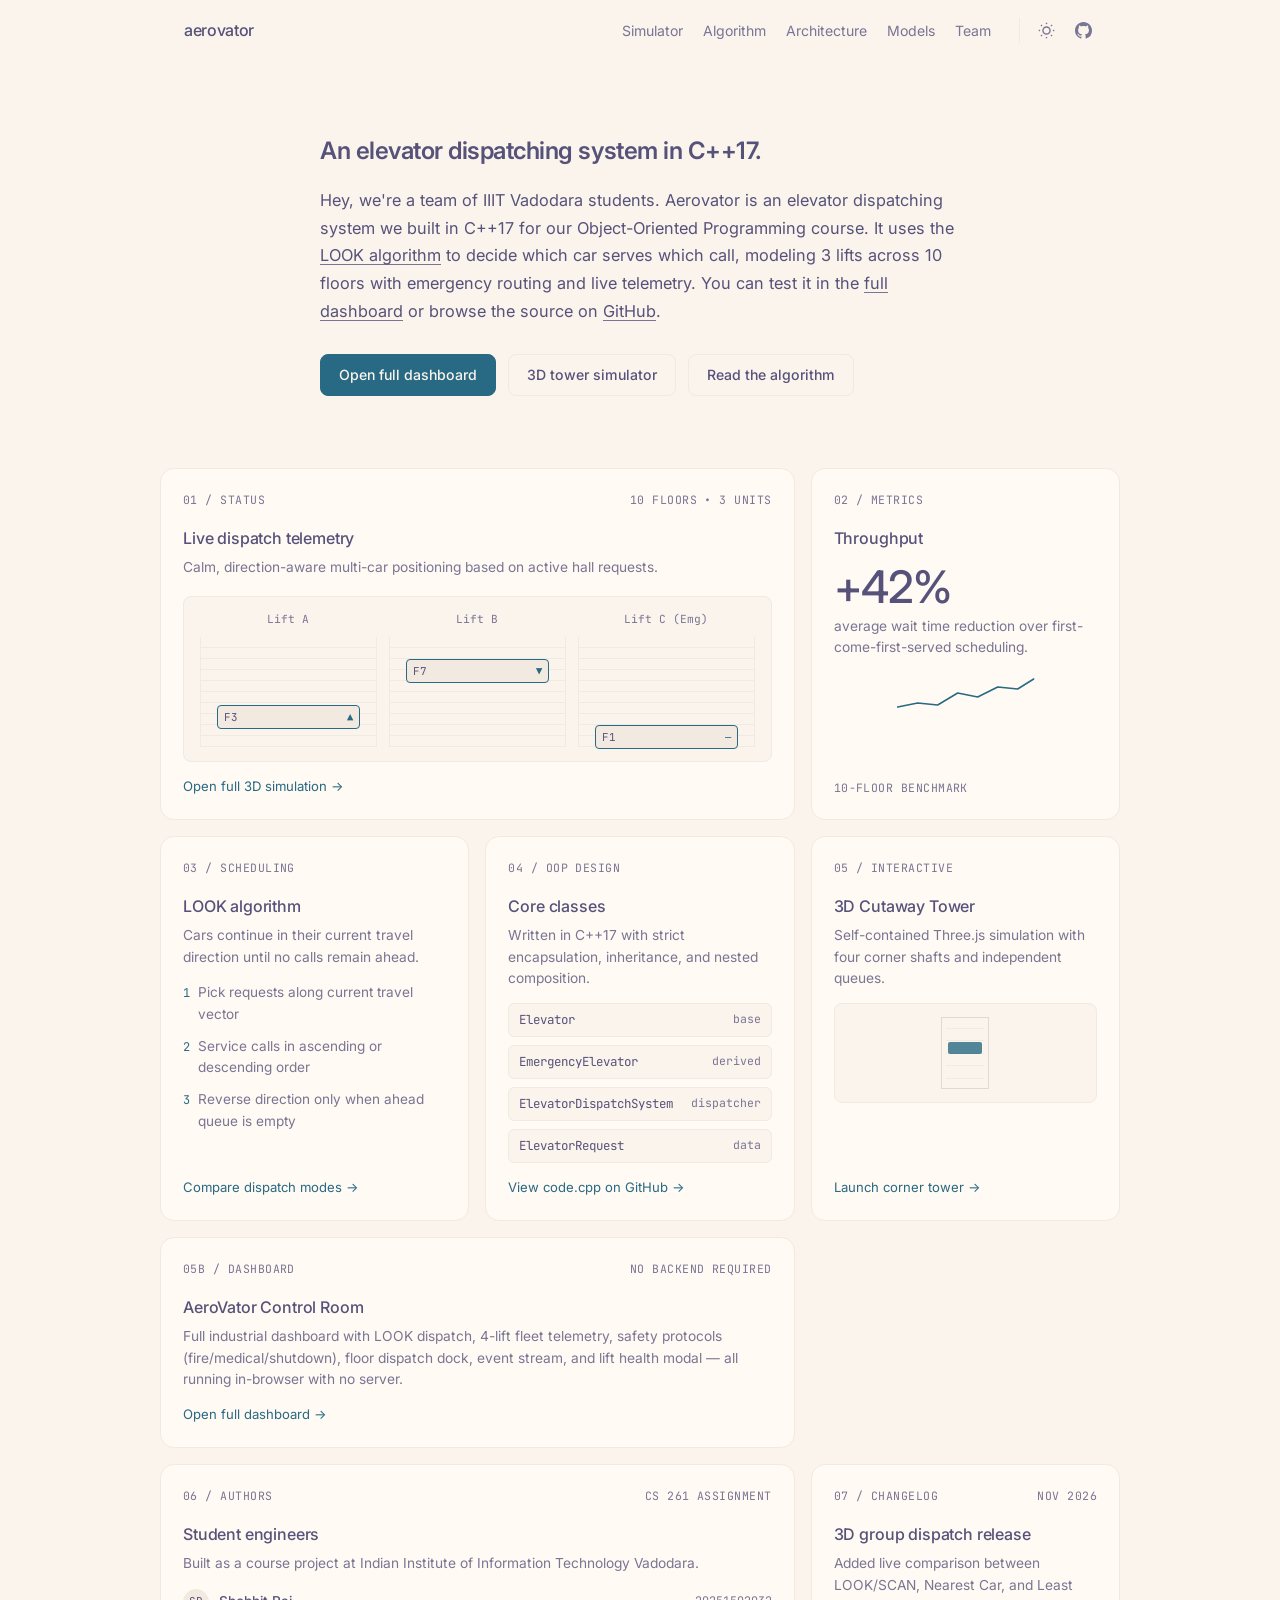
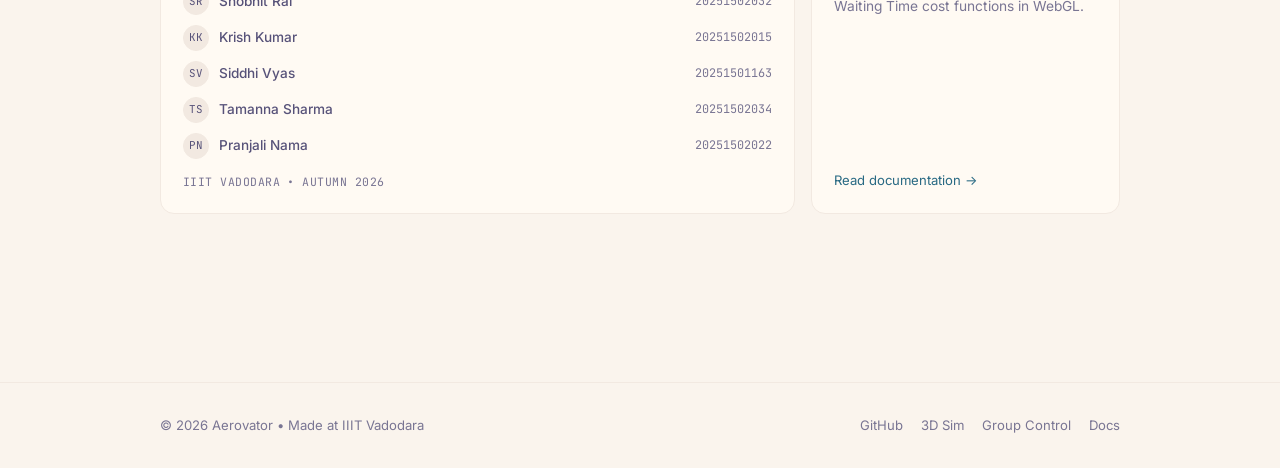
<file: index.html>
<!DOCTYPE html>
<html lang="en" data-theme="dark">
<head>
  <meta charset="UTF-8" />
  <meta name="viewport" content="width=device-width, initial-scale=1.0" />
  <title>aerovator — elevator dispatching in c++17</title>
  <meta name="description" content="An elevator dispatching system built in C++17 using the LOOK scheduling algorithm and object-oriented design." />

  <!-- Fonts: Inter & JetBrains Mono -->
  <link rel="preconnect" href="https://fonts.googleapis.com">
  <link rel="preconnect" href="https://fonts.gstatic.com" crossorigin>
  <link href="https://fonts.googleapis.com/css2?family=Inter:wght@400;500;600&family=JetBrains+Mono:wght@400;500&display=swap" rel="stylesheet">

  <style>
    /* ==========================================================================
       1. VARIABLES & PALETTES (Rosé Pine inspired)
       ========================================================================== */
    :root, [data-theme="dark"] {
      --bg: #191724;
      --surface: #1f1d2e;
      --surface-elevated: #26233a;
      --border: #26233a;
      --border-hover: #3b3756;
      --text: #e0def4;
      --muted: #908caa;
      --faint: #6e6a86;
      --accent: #9ccfd8;
      --accent-contrast: #191724;
      --card-radius: 14px;
      --font-sans: 'Inter', -apple-system, BlinkMacSystemFont, 'Segoe UI', Roboto, sans-serif;
      --font-mono: 'JetBrains Mono', ui-monospace, SFMono-Regular, monospace;
    }

    [data-theme="light"] {
      --bg: #faf4ed;
      --surface: #fffaf3;
      --surface-elevated: #f2e9e1;
      --border: #f2e9e1;
      --border-hover: #dfdad3;
      --text: #575279;
      --muted: #797593;
      --faint: #9893a5;
      --accent: #286983;
      --accent-contrast: #faf4ed;
    }

    /* ==========================================================================
       2. BASE & RESET
       ========================================================================== */
    *, *::before, *::after {
      box-sizing: border-box;
      margin: 0;
      padding: 0;
    }

    html {
      scroll-behavior: smooth;
      font-size: 16px;
      -webkit-font-smoothing: antialiased;
      -moz-osx-font-smoothing: grayscale;
    }

    body {
      background-color: var(--bg);
      color: var(--text);
      font-family: var(--font-sans);
      line-height: 1.6;
      min-height: 100vh;
      display: flex;
      flex-direction: column;
      transition: background-color 200ms ease, color 200ms ease;
    }

    a {
      color: inherit;
      text-decoration-thickness: 1px;
      text-underline-offset: 3px;
      transition: color 150ms ease, border-color 150ms ease;
    }

    a:focus-visible, button:focus-visible {
      outline: 2px solid var(--accent);
      outline-offset: 2px;
      border-radius: 4px;
    }

    p {
      color: var(--text);
    }

    /* ==========================================================================
       3. TOP NAVIGATION
       ========================================================================== */
    .nav {
      position: sticky;
      top: 0;
      z-index: 50;
      background-color: var(--bg);
      border-bottom: 1px solid transparent;
      transition: border-color 200ms ease, background-color 200ms ease;
    }

    .nav.scrolled {
      border-bottom-color: var(--border);
    }

    .nav-inner {
      max-width: 960px;
      margin: 0 auto;
      padding: 18px 24px;
      display: flex;
      align-items: center;
      justify-content: space-between;
    }

    .wordmark {
      font-size: 1rem;
      font-weight: 500;
      letter-spacing: -0.02em;
      text-decoration: none;
      color: var(--text);
    }

    .nav-right {
      display: flex;
      align-items: center;
      gap: 22px;
    }

    .nav-links {
      display: flex;
      align-items: center;
      gap: 20px;
      list-style: none;
    }

    .nav-links a {
      color: var(--muted);
      text-decoration: none;
      font-size: 0.88rem;
    }

    .nav-links a:hover {
      color: var(--text);
    }

    .nav-tools {
      display: flex;
      align-items: center;
      gap: 12px;
      margin-left: 6px;
      padding-left: 14px;
      border-left: 1px solid var(--border);
    }

    .icon-btn {
      background: none;
      border: none;
      color: var(--muted);
      cursor: pointer;
      display: inline-flex;
      align-items: center;
      justify-content: center;
      padding: 4px;
      border-radius: 6px;
      transition: color 150ms ease;
    }

    .icon-btn:hover {
      color: var(--text);
    }

    .icon-btn svg {
      width: 17px;
      height: 17px;
      display: block;
    }

    /* ==========================================================================
       4. HERO / INTRO COLUMN
       ========================================================================== */
    .main {
      flex: 1;
      padding: 72px 24px 96px;
    }

    .intro {
      max-width: 640px;
      margin: 0 auto 72px;
    }

    .intro-title {
      font-size: 1.5rem;
      font-weight: 600;
      letter-spacing: -0.02em;
      line-height: 1.35;
      margin-bottom: 20px;
      color: var(--text);
    }

    .intro-text {
      font-size: 1.02rem;
      color: var(--text);
      line-height: 1.7;
      margin-bottom: 28px;
    }

    .intro-text a {
      color: var(--text);
      text-decoration: underline;
      text-decoration-color: var(--muted);
    }

    .intro-text a:hover {
      text-decoration-color: var(--accent);
      color: var(--accent);
    }

    .intro-actions {
      display: flex;
      align-items: center;
      gap: 12px;
      flex-wrap: wrap;
    }

    .btn {
      font-family: var(--font-sans);
      font-size: 0.88rem;
      font-weight: 500;
      padding: 9px 18px;
      border-radius: 8px;
      text-decoration: none;
      display: inline-flex;
      align-items: center;
      justify-content: center;
      cursor: pointer;
      transition: background-color 150ms ease, border-color 150ms ease, color 150ms ease;
    }

    .btn-solid {
      background-color: var(--accent);
      color: var(--accent-contrast);
      border: 1px solid var(--accent);
    }

    .btn-solid:hover {
      opacity: 0.92;
    }

    .btn-outline {
      background-color: transparent;
      color: var(--text);
      border: 1px solid var(--border);
    }

    .btn-outline:hover {
      border-color: var(--border-hover);
      background-color: var(--surface);
    }

    /* ==========================================================================
       5. BENTO GRID
       ========================================================================== */
    .bento-section {
      max-width: 960px;
      margin: 0 auto;
    }

    .bento-grid {
      display: grid;
      grid-template-columns: repeat(3, 1fr);
      gap: 16px;
    }

    .card {
      background-color: var(--surface);
      border: 1px solid var(--border);
      border-radius: var(--card-radius);
      padding: 22px;
      display: flex;
      flex-direction: column;
      justify-content: space-between;
      transition: border-color 200ms ease, transform 300ms ease-out, opacity 300ms ease-out;
      opacity: 0;
      transform: translateY(10px);
    }

    .card.revealed {
      opacity: 1;
      transform: translateY(0);
    }

    .card:hover {
      border-color: var(--border-hover);
    }

    .card-col-2 {
      grid-column: span 2;
    }

    .card-top {
      display: flex;
      align-items: center;
      justify-content: space-between;
      margin-bottom: 16px;
    }

    .card-label {
      font-family: var(--font-mono);
      font-size: 0.72rem;
      color: var(--muted);
      letter-spacing: 0.04em;
      text-transform: uppercase;
    }

    .card-title {
      font-size: 1rem;
      font-weight: 500;
      color: var(--text);
      margin-bottom: 6px;
      letter-spacing: -0.01em;
    }

    .card-desc {
      font-size: 0.86rem;
      color: var(--muted);
      line-height: 1.55;
    }

    /* Card: Animated Live Lifts */
    .shaft-diagram {
      margin-top: 18px;
      background-color: var(--bg);
      border: 1px solid var(--border);
      border-radius: 8px;
      padding: 14px 16px;
      display: grid;
      grid-template-columns: repeat(3, 1fr);
      gap: 12px;
    }

    .shaft-col {
      display: flex;
      flex-direction: column;
      align-items: center;
    }

    .shaft-header {
      font-family: var(--font-mono);
      font-size: 0.7rem;
      color: var(--muted);
      margin-bottom: 8px;
    }

    .shaft-track {
      width: 100%;
      height: 110px;
      background: repeating-linear-gradient(
        to bottom,
        transparent,
        transparent 10px,
        var(--border) 10px,
        var(--border) 11px
      );
      border-left: 1px solid var(--border);
      border-right: 1px solid var(--border);
      position: relative;
      display: flex;
      justify-content: center;
    }

    .shaft-car {
      position: absolute;
      width: 82%;
      height: 24px;
      background-color: var(--surface-elevated);
      border: 1px solid var(--accent);
      border-radius: 4px;
      display: flex;
      align-items: center;
      justify-content: space-between;
      padding: 0 6px;
      font-family: var(--font-mono);
      font-size: 0.68rem;
      color: var(--text);
      transition: top 800ms cubic-bezier(0.4, 0, 0.2, 1);
    }

    .shaft-dir {
      color: var(--accent);
      font-size: 0.65rem;
    }

    /* Card: LOOK Algorithm Steps */
    .steps-list {
      list-style: none;
      margin-top: 14px;
      display: flex;
      flex-direction: column;
      gap: 10px;
    }

    .steps-list li {
      font-size: 0.85rem;
      color: var(--muted);
      display: flex;
      gap: 8px;
      align-items: baseline;
    }

    .step-num {
      font-family: var(--font-mono);
      font-size: 0.75rem;
      color: var(--accent);
    }

    /* Card: Throughput Big Stat */
    .stat-number {
      font-size: 2.8rem;
      font-weight: 500;
      letter-spacing: -0.03em;
      color: var(--text);
      line-height: 1;
      margin: 14px 0 6px;
    }

    .sparkline-svg {
      width: 100%;
      height: 38px;
      margin-top: 16px;
      overflow: visible;
    }

    .sparkline-path {
      fill: none;
      stroke: var(--accent);
      stroke-width: 1.5;
      stroke-linecap: round;
      stroke-linejoin: round;
    }

    /* Card: Architecture Class List */
    .class-list {
      display: flex;
      flex-direction: column;
      gap: 8px;
      margin-top: 14px;
      list-style: none;
    }

    .class-item {
      font-family: var(--font-mono);
      font-size: 0.78rem;
      padding: 6px 10px;
      border-radius: 6px;
      background-color: var(--bg);
      border: 1px solid var(--border);
      color: var(--text);
      display: flex;
      justify-content: space-between;
    }

    .class-item .class-kind {
      color: var(--muted);
      font-size: 0.72rem;
    }

    /* Card: Team Members */
    .team-list {
      list-style: none;
      display: flex;
      flex-direction: column;
      gap: 10px;
      margin-top: 14px;
    }

    .team-member {
      display: flex;
      align-items: center;
      gap: 10px;
      font-size: 0.85rem;
    }

    .avatar-initials {
      width: 26px;
      height: 26px;
      border-radius: 50%;
      background-color: var(--surface-elevated);
      border: 1px solid var(--border);
      font-family: var(--font-mono);
      font-size: 0.68rem;
      color: var(--text);
      display: flex;
      align-items: center;
      justify-content: center;
      flex-shrink: 0;
    }

    .team-name {
      color: var(--text);
      font-weight: 500;
    }

    .team-id {
      font-family: var(--font-mono);
      font-size: 0.74rem;
      color: var(--muted);
      margin-left: auto;
    }

    /* Card: 3D Preview */
    .sim-preview-box {
      margin-top: 14px;
      height: 100px;
      background-color: var(--bg);
      border: 1px solid var(--border);
      border-radius: 8px;
      display: flex;
      align-items: center;
      justify-content: center;
      position: relative;
      overflow: hidden;
    }

    .sim-preview-wireframe {
      width: 48px;
      height: 72px;
      border: 1px solid var(--border-hover);
      position: relative;
      display: flex;
      flex-direction: column;
      justify-content: space-around;
      padding: 4px;
    }

    .sim-preview-wireframe span {
      display: block;
      height: 1px;
      background-color: var(--border);
      width: 100%;
    }

    .sim-preview-car {
      position: absolute;
      left: 6px;
      right: 6px;
      top: 24px;
      height: 12px;
      background-color: var(--accent);
      opacity: 0.8;
      border-radius: 2px;
      animation: previewFloat 3s ease-in-out infinite alternate;
    }

    @keyframes previewFloat {
      0% { top: 12px; }
      100% { top: 48px; }
    }

    .card-footer-link {
      font-size: 0.82rem;
      color: var(--accent);
      text-decoration: underline;
      text-underline-offset: 3px;
      text-decoration-color: transparent;
      margin-top: 14px;
      display: inline-flex;
      align-items: center;
      gap: 4px;
    }

    .card-footer-link:hover {
      text-decoration-color: var(--accent);
    }

    /* ==========================================================================
       6. FOOTER
       ========================================================================== */
    .footer {
      border-top: 1px solid var(--border);
      padding: 32px 24px;
      margin-top: 72px;
      background-color: var(--bg);
    }

    .footer-inner {
      max-width: 960px;
      margin: 0 auto;
      display: flex;
      align-items: center;
      justify-content: space-between;
      flex-wrap: wrap;
      gap: 16px;
      font-size: 0.82rem;
      color: var(--muted);
    }

    .footer-links {
      display: flex;
      gap: 18px;
      list-style: none;
    }

    .footer-links a {
      color: var(--muted);
      text-decoration: none;
    }

    .footer-links a:hover {
      color: var(--text);
    }

    /* ==========================================================================
       7. RESPONSIVE BREAKPOINTS & ACCESSIBILITY
       ========================================================================== */
    @media (max-width: 820px) {
      .bento-grid {
        grid-template-columns: 1fr 1fr;
      }
      .card-col-2 {
        grid-column: span 2;
      }
    }

    @media (max-width: 600px) {
      .main {
        padding: 44px 18px 64px;
      }
      .intro {
        margin-bottom: 48px;
      }
      .intro-title {
        font-size: 1.3rem;
      }
      .nav-links {
        display: none; /* keep clean on narrow mobile */
      }
      .bento-grid {
        grid-template-columns: 1fr;
      }
      .card-col-2 {
        grid-column: span 1;
      }
      .footer-inner {
        flex-direction: column;
        align-items: flex-start;
      }
    }

    @media (prefers-reduced-motion: reduce) {
      *, *::before, *::after {
        animation-duration: 0.01ms !important;
        animation-iteration-count: 1 !important;
        transition-duration: 0.01ms !important;
      }
      .card {
        opacity: 1 !important;
        transform: none !important;
      }
    }
  </style>
</head>
<body>

  <!-- ========================================================================
       TOP NAVIGATION
       ======================================================================== -->
  <header class="nav" id="navbar">
    <div class="nav-inner">
      <a href="#" class="wordmark">aerovator</a>
      <div class="nav-right">
        <ul class="nav-links">
          <li><a href="aerovator-app.html">Simulator</a></li>
          <li><a href="#algorithm">Algorithm</a></li>
          <li><a href="#architecture">Architecture</a></li>
          <li><a href="#models">Models</a></li>
          <li><a href="#team">Team</a></li>
        </ul>
        <div class="nav-tools">
          <button id="theme-toggle" class="icon-btn" aria-label="Toggle color theme" title="Toggle theme">
            <!-- Sun / Moon SVGs swapped via JS -->
            <svg id="theme-icon-moon" viewBox="0 0 24 24" fill="none" stroke="currentColor" stroke-width="2">
              <path d="M21 12.79A9 9 0 1 1 11.21 3 7 7 0 0 0 21 12.79z"></path>
            </svg>
            <svg id="theme-icon-sun" viewBox="0 0 24 24" fill="none" stroke="currentColor" stroke-width="2" style="display:none;">
              <circle cx="12" cy="12" r="5"></circle>
              <line x1="12" y1="1" x2="12" y2="3"></line>
              <line x1="12" y1="21" x2="12" y2="23"></line>
              <line x1="4.22" y1="4.22" x2="5.64" y2="5.64"></line>
              <line x1="18.36" y1="18.36" x2="19.78" y2="19.78"></line>
              <line x1="1" y1="12" x2="3" y2="12"></line>
              <line x1="21" y1="12" x2="23" y2="12"></line>
              <line x1="4.22" y1="19.78" x2="5.64" y2="18.36"></line>
              <line x1="18.36" y1="5.64" x2="19.78" y2="4.22"></line>
            </svg>
          </button>
          <a href="https://github.com/anuragbraveboy-sudo/Elevator-Dispatching-System" class="icon-btn" aria-label="GitHub Repository" target="_blank" rel="noopener">
            <svg viewBox="0 0 24 24" fill="currentColor">
              <path d="M12 0C5.37 0 0 5.37 0 12c0 5.31 3.435 9.795 8.205 11.385.6.105.825-.255.825-.57 0-.285-.015-1.23-.015-2.235-3.015.555-3.795-.735-4.035-1.41-.135-.345-.72-1.41-1.23-1.695-.42-.225-1.02-.78-.015-.795.945-.015 1.62.87 1.845 1.23 1.08 1.815 2.805 1.305 3.495.99.105-.78.42-1.305.765-1.605-2.67-.3-5.46-1.335-5.46-5.925 0-1.305.465-2.385 1.23-3.225-.12-.3-.54-1.53.12-3.18 0 0 1.005-.315 3.3 1.23.96-.27 1.98-.405 3-.405s2.04.135 3 .405c2.295-1.56 3.3-1.23 3.3-1.23.66 1.65.24 2.88.12 3.18.765.84 1.23 1.905 1.23 3.225 0 4.605-2.805 5.625-5.475 5.925.435.375.81 1.095.81 2.22 0 1.605-.015 2.895-.015 3.3 0 .315.225.69.825.57A12.02 12.02 0 0 0 24 12c0-6.63-5.37-12-12-12z"/>
            </svg>
          </a>
        </div>
      </div>
    </div>
  </header>

  <!-- ========================================================================
       INTRO SECTION (NARROW CENTERED COLUMN)
       ======================================================================== -->
  <main class="main">
    <section class="intro">
      <h1 class="intro-title">An elevator dispatching system in C++17.</h1>
      <p class="intro-text">
        Hey, we're a team of IIIT Vadodara students. Aerovator is an elevator dispatching system we built in C++17 for our Object-Oriented Programming course. It uses the <a href="#algorithm">LOOK algorithm</a> to decide which car serves which call, modeling 3 lifts across 10 floors with emergency routing and live telemetry. You can test it in the <a href="aerovator-app.html">full dashboard</a> or browse the source on <a href="https://github.com/anuragbraveboy-sudo/Elevator-Dispatching-System" target="_blank" rel="noopener">GitHub</a>.
      </p>
      <div class="intro-actions">
        <a href="aerovator-app.html" class="btn btn-solid">Open full dashboard</a>
        <a href="elevator-3d.html" class="btn btn-outline">3D tower simulator</a>
        <a href="#algorithm" class="btn btn-outline">Read the algorithm</a>
      </div>
    </section>

    <!-- ======================================================================
         BENTO GRID CARDS
         ====================================================================== -->
    <section class="bento-section">
      <div class="bento-grid">

        <!-- 1. Live Lift Status Card (span 2) -->
        <article class="card card-col-2" id="simulator-preview">
          <div>
            <div class="card-top">
              <span class="card-label">01 / Status</span>
              <span class="card-label" id="system-time">10 Floors • 3 Units</span>
            </div>
            <h2 class="card-title">Live dispatch telemetry</h2>
            <p class="card-desc">Calm, direction-aware multi-car positioning based on active hall requests.</p>
            
            <div class="shaft-diagram">
              <div class="shaft-col">
                <span class="shaft-header">Lift A</span>
                <div class="shaft-track">
                  <div class="shaft-car" id="car-1" style="top: 68px;">
                    <span id="car-1-f">F3</span>
                    <span class="shaft-dir" id="car-1-d">▲</span>
                  </div>
                </div>
              </div>
              <div class="shaft-col">
                <span class="shaft-header">Lift B</span>
                <div class="shaft-track">
                  <div class="shaft-car" id="car-2" style="top: 22px;">
                    <span id="car-2-f">F7</span>
                    <span class="shaft-dir" id="car-2-d">▼</span>
                  </div>
                </div>
              </div>
              <div class="shaft-col">
                <span class="shaft-header">Lift C (Emg)</span>
                <div class="shaft-track">
                  <div class="shaft-car" id="car-3" style="top: 88px;">
                    <span id="car-3-f">F1</span>
                    <span class="shaft-dir" id="car-3-d">—</span>
                  </div>
                </div>
              </div>
            </div>
          </div>
          <a href="elevator-3d.html" class="card-footer-link">Open full 3D simulation →</a>
        </article>

        <!-- 2. Throughput Metric Card -->
        <article class="card">
          <div>
            <div class="card-top">
              <span class="card-label">02 / Metrics</span>
            </div>
            <h2 class="card-title">Throughput</h2>
            <div class="stat-number">+42%</div>
            <p class="card-desc">average wait time reduction over first-come-first-served scheduling.</p>
            <svg class="sparkline-svg" viewBox="0 0 140 38" aria-hidden="true">
              <path class="sparkline-path" d="M2,32 L22,28 L42,30 L62,18 L82,22 L102,12 L122,14 L138,4" />
            </svg>
          </div>
          <span class="card-label" style="margin-top:14px;">10-floor benchmark</span>
        </article>

        <!-- 3. LOOK Algorithm Card -->
        <article class="card" id="algorithm">
          <div>
            <div class="card-top">
              <span class="card-label">03 / Scheduling</span>
            </div>
            <h2 class="card-title">LOOK algorithm</h2>
            <p class="card-desc">Cars continue in their current travel direction until no calls remain ahead.</p>
            <ul class="steps-list">
              <li><span class="step-num">1</span> Pick requests along current travel vector</li>
              <li><span class="step-num">2</span> Service calls in ascending or descending order</li>
              <li><span class="step-num">3</span> Reverse direction only when ahead queue is empty</li>
            </ul>
          </div>
          <a href="elevator-group-3d.html" class="card-footer-link">Compare dispatch modes →</a>
        </article>

        <!-- 4. Architecture Card -->
        <article class="card" id="architecture">
          <div>
            <div class="card-top">
              <span class="card-label">04 / OOP Design</span>
            </div>
            <h2 class="card-title">Core classes</h2>
            <p class="card-desc">Written in C++17 with strict encapsulation, inheritance, and nested composition.</p>
            <ul class="class-list">
              <li class="class-item"><span>Elevator</span> <span class="class-kind">base</span></li>
              <li class="class-item"><span>EmergencyElevator</span> <span class="class-kind">derived</span></li>
              <li class="class-item"><span>ElevatorDispatchSystem</span> <span class="class-kind">dispatcher</span></li>
              <li class="class-item"><span>ElevatorRequest</span> <span class="class-kind">data</span></li>
            </ul>
          </div>
          <a href="https://github.com/anuragbraveboy-sudo/Elevator-Dispatching-System/blob/main/src/code.cpp" target="_blank" rel="noopener" class="card-footer-link">View code.cpp on GitHub →</a>
        </article>

        <!-- 5. 3D Building Sim Card -->
        <article class="card">
          <div>
            <div class="card-top">
              <span class="card-label">05 / Interactive</span>
            </div>
            <h2 class="card-title">3D Cutaway Tower</h2>
            <p class="card-desc">Self-contained Three.js simulation with four corner shafts and independent queues.</p>
            <div class="sim-preview-box">
              <div class="sim-preview-wireframe">
                <span></span><span></span><span></span><span></span><span></span>
                <div class="sim-preview-car"></div>
              </div>
            </div>
          </div>
          <a href="elevator-3d.html" class="card-footer-link">Launch corner tower →</a>
        </article>

        <!-- 5b. AeroVator Full Dashboard Card -->
        <article class="card card-col-2">
          <div>
            <div class="card-top">
              <span class="card-label">05b / Dashboard</span>
              <span class="card-label">No backend required</span>
            </div>
            <h2 class="card-title">AeroVator Control Room</h2>
            <p class="card-desc">Full industrial dashboard with LOOK dispatch, 4-lift fleet telemetry, safety protocols (fire/medical/shutdown), floor dispatch dock, event stream, and lift health modal — all running in-browser with no server.</p>
          </div>
          <a href="aerovator-app.html" class="card-footer-link">Open full dashboard →</a>
        </article>

        <!-- 6. Team Card (span 2) -->
        <article class="card card-col-2" id="team">
          <div>
            <div class="card-top">
              <span class="card-label">06 / Authors</span>
              <span class="card-label">CS 261 Assignment</span>
            </div>
            <h2 class="card-title">Student engineers</h2>
            <p class="card-desc">Built as a course project at Indian Institute of Information Technology Vadodara.</p>
            <ul class="team-list">
              <li class="team-member">
                <span class="avatar-initials">SR</span>
                <span class="team-name">Shobhit Rai</span>
                <span class="team-id">20251502032</span>
              </li>
              <li class="team-member">
                <span class="avatar-initials">KK</span>
                <span class="team-name">Krish Kumar</span>
                <span class="team-id">20251502015</span>
              </li>
              <li class="team-member">
                <span class="avatar-initials">SV</span>
                <span class="team-name">Siddhi Vyas</span>
                <span class="team-id">20251501163</span>
              </li>
              <li class="team-member">
                <span class="avatar-initials">TS</span>
                <span class="team-name">Tamanna Sharma</span>
                <span class="team-id">20251502034</span>
              </li>
              <li class="team-member">
                <span class="avatar-initials">PN</span>
                <span class="team-name">Pranjali Nama</span>
                <span class="team-id">20251502022</span>
              </li>
            </ul>
          </div>
          <span class="card-label" style="margin-top:14px;">IIIT Vadodara • Autumn 2026</span>
        </article>

        <!-- 7. Latest Update Card -->
        <article class="card" id="models">
          <div>
            <div class="card-top">
              <span class="card-label">07 / Changelog</span>
              <span class="card-label">Nov 2026</span>
            </div>
            <h2 class="card-title">3D group dispatch release</h2>
            <p class="card-desc">Added live comparison between LOOK/SCAN, Nearest Car, and Least Waiting Time cost functions in WebGL.</p>
          </div>
          <a href="elevator-group-3d.html" class="card-footer-link">Read documentation →</a>
        </article>

      </div>
    </section>
  </main>

  <!-- ========================================================================
       FOOTER
       ======================================================================== -->
  <footer class="footer">
    <div class="footer-inner">
      <span>© 2026 Aerovator • Made at IIIT Vadodara</span>
      <ul class="footer-links">
        <li><a href="https://github.com/anuragbraveboy-sudo/Elevator-Dispatching-System" target="_blank" rel="noopener">GitHub</a></li>
        <li><a href="elevator-3d.html">3D Sim</a></li>
        <li><a href="elevator-group-3d.html">Group Control</a></li>
        <li><a href="https://github.com/anuragbraveboy-sudo/Elevator-Dispatching-System/tree/main/docs" target="_blank" rel="noopener">Docs</a></li>
      </ul>
    </div>
  </footer>

  <!-- ========================================================================
       SCRIPTS: THEME, SCROLL REVEAL & CALM SHAFT SIMULATION
       ======================================================================== -->
  <script>
    // 1. Theme Management (Light / Dark)
    const themeToggle = document.getElementById('theme-toggle');
    const iconMoon = document.getElementById('theme-icon-moon');
    const iconSun = document.getElementById('theme-icon-sun');

    function applyTheme(theme) {
      if (document.startViewTransition && !window.matchMedia('(prefers-reduced-motion: reduce)').matches) {
        document.startViewTransition(() => setThemeState(theme));
      } else {
        setThemeState(theme);
      }
    }

    function setThemeState(theme) {
      document.documentElement.setAttribute('data-theme', theme);
      localStorage.setItem('aerovator_theme', theme);
      if (theme === 'light') {
        iconMoon.style.display = 'none';
        iconSun.style.display = 'block';
      } else {
        iconMoon.style.display = 'block';
        iconSun.style.display = 'none';
      }
    }

    // Initialize from storage or system preference
    const savedTheme = localStorage.getItem('aerovator_theme') || 
      (window.matchMedia('(prefers-color-scheme: light)').matches ? 'light' : 'dark');
    setThemeState(savedTheme);

    themeToggle.addEventListener('click', () => {
      const current = document.documentElement.getAttribute('data-theme') || 'dark';
      applyTheme(current === 'dark' ? 'light' : 'dark');
    });

    // 2. Sticky Nav Hairline Border on Scroll
    const navbar = document.getElementById('navbar');
    window.addEventListener('scroll', () => {
      navbar.classList.toggle('scrolled', window.scrollY > 20);
    }, { passive: true });

    // 3. Scroll Reveal for Cards (Subtle 8-12px translation, 300ms ease-out)
    const cards = document.querySelectorAll('.card');
    if ('IntersectionObserver' in window) {
      const observer = new IntersectionObserver((entries) => {
        entries.forEach(entry => {
          if (entry.isIntersecting) {
            entry.target.classList.add('revealed');
            observer.unobserve(entry.target);
          }
        });
      }, { threshold: 0.1 });

      cards.forEach(card => observer.observe(card));
    } else {
      cards.forEach(card => card.classList.add('revealed'));
    }

    // 4. Calm 2D Lift Telemetry Mini-Animation
    const lifts = [
      { id: 'car-1', labelF: 'car-1-f', labelD: 'car-1-d', floor: 3, target: 8, dir: '▲' },
      { id: 'car-2', labelF: 'car-2-f', labelD: 'car-2-d', floor: 7, target: 1, dir: '▼' },
      { id: 'car-3', labelF: 'car-3-f', labelD: 'car-3-d', floor: 1, target: 4, dir: '▲' }
    ];

    function updateMiniLifts() {
      lifts.forEach(lift => {
        // Floor height percentage (0 = bottom, 10 = top)
        if (lift.dir === '▲') {
          lift.floor += 1;
          if (lift.floor >= lift.target) {
            lift.dir = '▼';
            lift.target = Math.floor(Math.random() * 4);
          }
        } else if (lift.dir === '▼') {
          lift.floor -= 1;
          if (lift.floor <= lift.target) {
            lift.dir = '▲';
            lift.target = 6 + Math.floor(Math.random() * 5);
          }
        }

        const topPx = Math.max(8, Math.min(84, 84 - (lift.floor / 10) * 76));
        const carEl = document.getElementById(lift.id);
        const fEl = document.getElementById(lift.labelF);
        const dEl = document.getElementById(lift.labelD);

        if (carEl) carEl.style.top = topPx + 'px';
        if (fEl) fEl.textContent = 'F' + lift.floor;
        if (dEl) dEl.textContent = lift.dir;
      });
    }

    setInterval(updateMiniLifts, 2400);
  </script>
</body>
</html>
</file>
